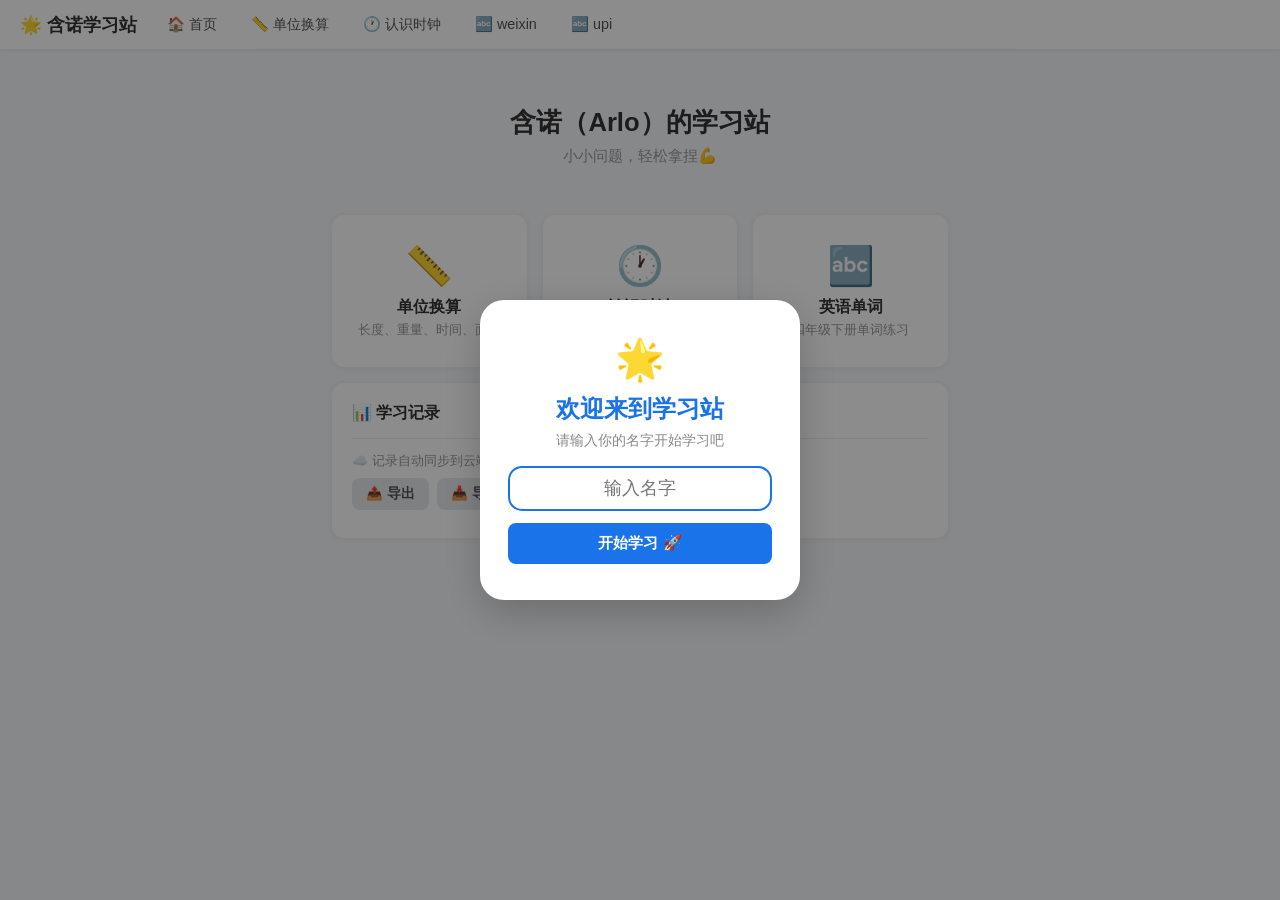
<file: index.html>
<!DOCTYPE html>
<html lang="zh-CN">
<head>
  <meta charset="UTF-8" />
  <meta name="viewport" content="width=device-width, initial-scale=1.0" />
  <title>含诺（Arlo）的学习站 🌟</title>
  <link rel="stylesheet" href="style.css" />
  <style>
    .hero { text-align: center; padding: 36px 16px 16px; }
    .hero h1 { font-size: 1.6rem; color: #333; margin-bottom: 6px; }
    .hero p { font-size: 0.95rem; color: #999; }
    .welcome-name { font-size: 1rem; color: #1a73e8; margin-top: 8px; }
    .switch-user { font-size: 0.78rem; color: #aaa; cursor: pointer; text-decoration: underline; margin-left: 6px; }
    .switch-user:hover { color: #1a73e8; }
    .history-table { width: 100%; border-collapse: collapse; font-size: 0.85rem; margin-top: 8px; }
    .history-table th { background: #1a73e8; color: #fff; padding: 7px; text-align: center; white-space: nowrap; }
    .history-table td { padding: 6px 8px; text-align: center; border-bottom: 1px solid #eee; white-space: nowrap; }
    .history-table tr:nth-child(even) td { background: #f8f9fa; }
    .no-data { text-align: center; color: #aaa; padding: 16px; font-size: 0.9rem; }
    /* 移动端：表格改为卡片 */
    @media (max-width: 500px) {
      .history-table, .history-table thead, .history-table tbody, .history-table tr, .history-table th, .history-table td {
        display: block; width: 100%;
      }
      .history-table thead { display: none; }
      .history-table tr {
        background: #f8f9fa; border-radius: 8px; margin-bottom: 8px; padding: 10px 12px;
        border: 1px solid #eee;
      }
      .history-table td {
        text-align: left; padding: 3px 0; border: none; white-space: normal;
      }
      .history-table td::before {
        content: attr(data-label);
        font-weight: 600; color: #888; margin-right: 8px; font-size: 0.8rem;
      }
    }
    .sync-section { margin-top: 14px; padding-top: 14px; border-top: 1px solid #eee; }
    .sync-btns { display: flex; gap: 8px; margin-bottom: 8px; flex-wrap: wrap; }
    .sync-btns .btn { font-size: 0.85rem; padding: 7px 14px; }
    #sync-area { display: none; margin-top: 8px; }
    #sync-area textarea {
      width: 100%; min-height: 60px; border-radius: 8px; border: 1.5px solid #ddd;
      padding: 8px; font-size: 0.8rem; font-family: monospace; resize: vertical; outline: none; word-break: break-all;
    }
    #sync-area textarea:focus { border-color: #1a73e8; }
    #sync-msg { margin-top: 6px; font-size: 0.85rem; font-weight: 600; text-align: center; }
    #sync-msg.ok { color: #1e7e34; }
    #sync-msg.err { color: #c5221f; }
  </style>
</head>
<body>
  <nav class="navbar">
    <span class="logo">🌟 含诺学习站</span>
    <a href="index.html">🏠 首页</a>
    <a href="units.html">📏 单位换算</a>
    <a href="clock.html">🕐 认识时钟</a>
 <a href="weixin.html">🔤 weixin</a>
        <a href="upi.html">🔤 upi</a>
  </nav>

  <div class="container">
    <div class="hero">
      <h1>含诺（Arlo）的学习站</h1>
      <p>小小问题，轻松拿捏💪</p>
      <div class="welcome-name" id="welcome-name"></div>
    </div>

    <div class="home-cards">
      <a href="units.html" class="home-card">
        <div class="icon">📏</div>
        <h2>单位换算</h2>
        <p>长度、重量、时间、面积</p>
      </a>
      <a href="clock.html" class="home-card">
        <div class="icon">🕐</div>
        <h2>认识时钟</h2>
        <p>看钟面读时间，拨指针</p>
      </a>
      <a href="english.html" class="home-card">
        <div class="icon">🔤</div>
        <h2>英语单词</h2>
        <p>四年级下册单词练习</p>
      </a>
    </div>

    <div class="card" style="margin-top:16px;">
      <h2 style="font-size:1rem;margin-bottom:10px;">📊 学习记录</h2>
      <div id="history-container"></div>

      <div class="sync-section">
        <p style="color:#999;font-size:0.8rem;margin-bottom:8px;">☁️ 记录自动同步到云端</p>
        <div id="cloud-status" style="font-size:0.8rem;color:#888;margin-bottom:8px;"></div>
        <div class="sync-btns">
          <button class="btn btn-secondary" onclick="doExport()">📤 导出</button>
          <button class="btn btn-secondary" onclick="showImport()">📥 导入</button>
        </div>
        <div id="sync-area">
          <textarea id="sync-data" placeholder="粘贴记录数据..."></textarea>
          <button class="btn btn-primary" onclick="doImport()" style="margin-top:6px;width:100%;font-size:0.85rem;">确认导入</button>
          <div id="sync-msg"></div>
        </div>
      </div>
    </div>
  </div>

  <script src="store.js"></script>
  <script src="cloud.js"></script>
  <script src="visitor.js"></script>
  <script src="auth.js"></script>
  <script>
    onSyncStatus(function(msg, ok) {
      const el = document.getElementById('cloud-status');
      el.textContent = (ok ? '☁️ ' : '⚠️ ') + msg;
      el.style.color = ok ? '#1e7e34' : '#c5221f';
    });

    initAuth(async function(name) {
      document.getElementById('welcome-name').innerHTML =
        '👋 ' + name + '<span class="switch-user" onclick="switchUser()">切换</span>';
      await cloudInit();
      renderHistory();
    });

    function switchUser() { localStorage.removeItem('arlo_username'); location.reload(); }

    function renderHistory() {
      const history = getUserHistory();
      const container = document.getElementById('history-container');
      if (history.length === 0) {
        container.innerHTML = '<div class="no-data">还没有记录，快去练习吧</div>';
        return;
      }
      let html = '<table class="history-table"><thead><tr>' +
        '<th>日期</th><th>📏 换算</th><th>📏 对/错</th><th>🕐 时钟</th><th>🕐 对/错</th><th>🔤 英语</th><th>🔤 对/错</th>' +
        '</tr></thead><tbody>';
      history.forEach(day => {
        const u = day.units || { score: 0, correct: 0, wrong: 0 };
        const c = day.clock || { score: 0, correct: 0, wrong: 0 };
        const e = day.english || { score: 0, correct: 0, wrong: 0 };
        html += `<tr>
          <td data-label="日期">${day.date}</td>
          <td data-label="📏 换算">${u.score}分</td>
          <td data-label="📏 对/错">${u.correct}对 ${u.wrong}错</td>
          <td data-label="🕐 时钟">${c.score}分</td>
          <td data-label="🕐 对/错">${c.correct}对 ${c.wrong}错</td>
          <td data-label="🔤 英语">${e.score}分</td>
          <td data-label="🔤 对/错">${e.correct}对 ${e.wrong}错</td>
        </tr>`;
      });
      html += '</tbody></table>';
      container.innerHTML = html;
    }

    function doExport() {
      const data = exportUserData();
      if (!data) { alert('没有可导出的记录'); return; }
      document.getElementById('sync-area').style.display = 'block';
      const ta = document.getElementById('sync-data');
      ta.value = data; ta.select();
      try { document.execCommand('copy'); } catch(e) {}
      document.getElementById('sync-msg').textContent = '已复制到剪贴板';
      document.getElementById('sync-msg').className = 'ok';
    }

    function showImport() {
      document.getElementById('sync-area').style.display = 'block';
      document.getElementById('sync-data').value = '';
      document.getElementById('sync-msg').textContent = '';
    }

    function doImport() {
      const val = document.getElementById('sync-data').value.trim();
      if (!val) { document.getElementById('sync-msg').textContent = '请先粘贴数据'; document.getElementById('sync-msg').className = 'err'; return; }
      const result = importUserData(val);
      document.getElementById('sync-msg').textContent = result.msg;
      document.getElementById('sync-msg').className = result.ok ? 'ok' : 'err';
      if (result.ok) { renderHistory(); syncSave(); }
    }
  </script>
</body>
</html>
</file>
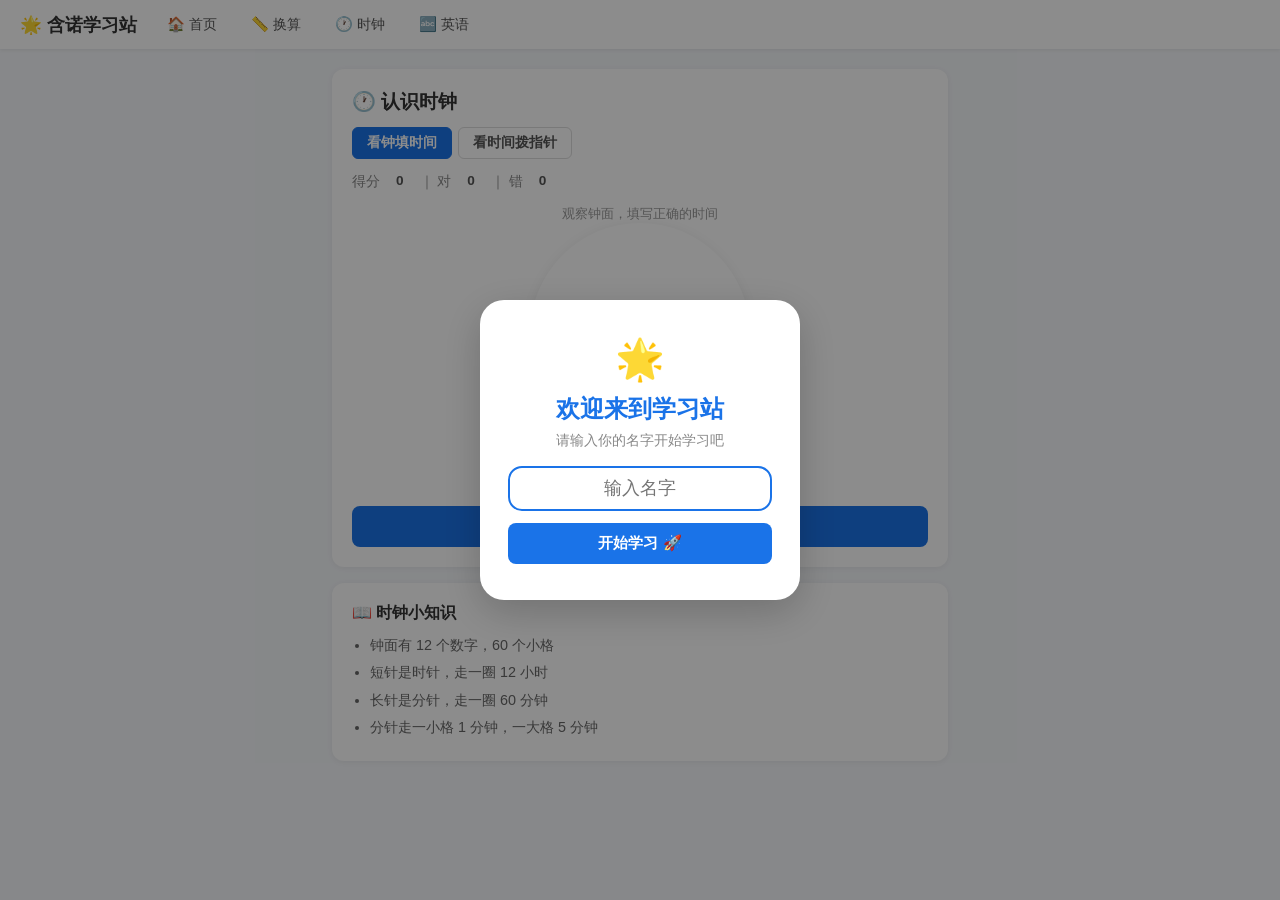
<file: clock.html>
<!DOCTYPE html>
<html lang="zh-CN">
<head>
  <meta charset="UTF-8" />
  <meta name="viewport" content="width=device-width, initial-scale=1.0" />
  <title>认识时钟 🕐</title>
  <link rel="stylesheet" href="style.css" />
  <style>
    .clock-wrap {
      display: flex;
      flex-direction: column;
      align-items: center;
      gap: 12px;
    }
    #clockCanvas {
      border-radius: 50%;
      box-shadow: 0 2px 12px rgba(0,0,0,0.08);
      width: min(220px, 70vw);
      height: min(220px, 70vw);
    }
    .time-display {
      font-size: 1.6rem;
      font-weight: 600;
      color: #333;
      letter-spacing: 3px;
      background: #f8f9fa;
      border-radius: 8px;
      padding: 6px 20px;
    }
    .answer-row {
      display: flex;
      align-items: center;
      justify-content: center;
      gap: 8px;
    }
    .answer-row input { width: 64px; text-align: center; font-size: 1.1rem; padding: 8px 6px; }
    .answer-row .lbl { font-size: 1rem; font-weight: 600; color: #555; }
    .slider-wrap { width: 100%; display: flex; flex-direction: column; gap: 8px; }
    .slider-row { display: flex; align-items: center; gap: 8px; }
    .slider-row label { width: 36px; font-weight: 600; font-size: 0.85rem; color: #555; }
    .slider-row input[type=range] { flex: 1; border: none; padding: 0; }
    .slider-row .slider-val { width: 28px; text-align: right; font-weight: 600; color: #555; font-size: 0.9rem; }
    .btn-row { width: 100%; }
    .btn-row .btn { width: 100%; }
    .mode-desc { font-size: 0.82rem; color: #999; text-align: center; }
    .knowledge-list { line-height: 1.9; padding-left: 18px; color: #666; font-size: 0.9rem; }
  </style>
</head>
<body>
  <nav class="navbar">
    <span class="logo">🌟 含诺学习站</span>
    <a href="index.html">🏠 首页</a>
    <a href="units.html">📏 换算</a>
    <a href="clock.html">🕐 时钟</a>
    <a href="english.html">🔤 英语</a>
  </nav>

  <div class="container">
    <div class="card">
      <h1 style="font-size:1.2rem;margin-bottom:12px;">🕐 认识时钟</h1>

      <div class="tabs">
        <button class="tab-btn active" onclick="switchMode('read',this)">看钟填时间</button>
        <button class="tab-btn" onclick="switchMode('set',this)">看时间拨指针</button>
      </div>

      <div class="score-inline">
        得分 <span id="score">0</span> ｜ 对 <span id="correct">0</span> ｜ 错 <span id="wrong">0</span>
      </div>

      <p class="mode-desc" id="mode-desc">观察钟面，填写正确的时间</p>

      <div class="clock-wrap">
        <canvas id="clockCanvas" width="240" height="240"></canvas>
        <div class="time-display" id="time-display" style="display:none;"></div>

        <div id="read-area">
          <div class="answer-row">
            <input type="number" id="inp-hour" min="1" max="12" placeholder="时" />
            <span class="lbl">时</span>
            <input type="number" id="inp-min" min="0" max="59" placeholder="分" />
            <span class="lbl">分</span>
          </div>
        </div>

        <div id="set-area" style="display:none;" class="slider-wrap">
          <div class="slider-row">
            <label>时针</label>
            <input type="range" id="slider-hour" min="0" max="11" value="0" step="1" oninput="onSliderChange()" />
            <span class="slider-val" id="lbl-hour">12</span>
          </div>
          <div class="slider-row">
            <label>分针</label>
            <input type="range" id="slider-min" min="0" max="59" value="0" step="1" oninput="onSliderChange()" />
            <span class="slider-val" id="lbl-min">00</span>
          </div>
        </div>

        <div class="btn-row">
          <button class="btn btn-primary" onclick="submitAndNext()">提交并下一题 →</button>
        </div>
        <div class="result-box" id="result"></div>
      </div>
    </div>

    <div class="card">
      <h2 style="font-size:1rem;margin-bottom:8px;">📖 时钟小知识</h2>
      <ul class="knowledge-list">
        <li>钟面有 12 个数字，60 个小格</li>
        <li>短针是时针，走一圈 12 小时</li>
        <li>长针是分针，走一圈 60 分钟</li>
        <li>分针走一小格 1 分钟，一大格 5 分钟</li>
      </ul>
    </div>
  </div>

  <script src="store.js"></script>
  <script src="cloud.js"></script>
  <script src="visitor.js"></script>
  <script src="auth.js"></script>
  <script>
    const canvas = document.getElementById('clockCanvas');
    const ctx = canvas.getContext('2d');
    let mode = 'read';
    let questionHour = 0, questionMin = 0;
    let userHour = 0, userMin = 0;
    let scoreVal = 0, correctVal = 0, wrongVal = 0;

    function initFromStore() {
      const rec = getTodayRecord('clock');
      scoreVal = rec.score; correctVal = rec.correct; wrongVal = rec.wrong;
      updateScore();
    }
    function saveToStore() {
      saveTodayRecord('clock', { score: scoreVal, correct: correctVal, wrong: wrongVal });
    }

    initAuth(async function() { await cloudInit(); initFromStore(); newQuestion(); });

    function drawClock(h, m) {
      const size = canvas.width;
      const cx = size / 2, cy = size / 2, r = size / 2 - 6;
      ctx.clearRect(0, 0, size, size);

      // 表盘
      ctx.beginPath(); ctx.arc(cx, cy, r, 0, 2 * Math.PI);
      ctx.fillStyle = '#f8f9fa'; ctx.fill();
      ctx.strokeStyle = '#ddd'; ctx.lineWidth = 2; ctx.stroke();

      // 刻度
      for (let i = 0; i < 60; i++) {
        const angle = (i / 60) * 2 * Math.PI - Math.PI / 2;
        const isBig = i % 5 === 0;
        const inner = isBig ? r - 12 : r - 6;
        ctx.beginPath();
        ctx.moveTo(cx + inner * Math.cos(angle), cy + inner * Math.sin(angle));
        ctx.lineTo(cx + (r - 2) * Math.cos(angle), cy + (r - 2) * Math.sin(angle));
        ctx.strokeStyle = isBig ? '#555' : '#ccc';
        ctx.lineWidth = isBig ? 2 : 1;
        ctx.stroke();
      }

      // 数字
      ctx.fillStyle = '#333';
      ctx.font = `600 ${size * 0.07}px -apple-system, sans-serif`;
      ctx.textAlign = 'center'; ctx.textBaseline = 'middle';
      for (let i = 1; i <= 12; i++) {
        const angle = (i / 12) * 2 * Math.PI - Math.PI / 2;
        ctx.fillText(i, cx + (r - 24) * Math.cos(angle), cy + (r - 24) * Math.sin(angle));
      }

      // 时针
      const hAngle = ((h % 12) + m / 60) / 12 * 2 * Math.PI - Math.PI / 2;
      drawHand(cx, cy, hAngle, r * 0.48, 5, '#333');
      // 分针
      const mAngle = (m / 60) * 2 * Math.PI - Math.PI / 2;
      drawHand(cx, cy, mAngle, r * 0.7, 3, '#1a73e8');

      // 中心
      ctx.beginPath(); ctx.arc(cx, cy, 4, 0, 2 * Math.PI);
      ctx.fillStyle = '#333'; ctx.fill();
    }

    function drawHand(cx, cy, angle, length, width, color) {
      ctx.beginPath(); ctx.moveTo(cx, cy);
      ctx.lineTo(cx + length * Math.cos(angle), cy + length * Math.sin(angle));
      ctx.strokeStyle = color; ctx.lineWidth = width; ctx.lineCap = 'round'; ctx.stroke();
    }

    function switchMode(m, btn) {
      mode = m;
      document.querySelectorAll('.tab-btn').forEach(b => b.classList.remove('active'));
      btn.classList.add('active');
      document.getElementById('read-area').style.display = m === 'read' ? 'block' : 'none';
      document.getElementById('set-area').style.display = m === 'set' ? 'block' : 'none';
      document.getElementById('time-display').style.display = m === 'set' ? 'block' : 'none';
      document.getElementById('mode-desc').textContent =
        m === 'read' ? '观察钟面，填写正确的时间' : '根据时间，拨动滑块到正确位置';
      hideResult(); newQuestion();
    }

    function newQuestion() {
      questionHour = Math.floor(Math.random() * 12) + 1;
      questionMin = Math.floor(Math.random() * 12) * 5;
      if (mode === 'read') {
        drawClock(questionHour, questionMin);
        document.getElementById('inp-hour').value = '';
        document.getElementById('inp-min').value = '';
        document.getElementById('inp-hour').focus();
      } else {
        document.getElementById('time-display').textContent =
          questionHour.toString().padStart(2, '0') + ' : ' + questionMin.toString().padStart(2, '0');
        document.getElementById('slider-hour').value = 0;
        document.getElementById('slider-min').value = 0;
        userHour = 0; userMin = 0;
        updateSliderLabels(); drawClock(0, 0);
      }
      hideResult();
    }

    function onSliderChange() {
      userHour = parseInt(document.getElementById('slider-hour').value);
      userMin = parseInt(document.getElementById('slider-min').value);
      updateSliderLabels(); drawClock(userHour, userMin);
    }

    function updateSliderLabels() {
      const h = parseInt(document.getElementById('slider-hour').value);
      document.getElementById('lbl-hour').textContent = h === 0 ? '12' : h;
      document.getElementById('lbl-min').textContent = document.getElementById('slider-min').value.toString().padStart(2, '0');
    }

    function submitAndNext() {
      let isCorrect = false;
      if (mode === 'read') {
        const h = parseInt(document.getElementById('inp-hour').value);
        const m = parseInt(document.getElementById('inp-min').value);
        if (isNaN(h) || isNaN(m)) { showResult('请填写时和分', 'info'); return; }
        isCorrect = (h === questionHour && m === questionMin);
      } else {
        isCorrect = (userHour % 12 === questionHour % 12 && userMin === questionMin);
      }

      if (isCorrect) {
        correctVal++; scoreVal += 10;
        showResult(`✅ 正确！${questionHour} 时 ${questionMin} 分`, 'correct');
      } else {
        wrongVal++;
        showResult(`❌ 正确答案是 ${questionHour} 时 ${questionMin} 分`, 'wrong');
      }
      updateScore(); saveToStore();
      setTimeout(() => { hideResult(); newQuestion(); }, 1500);
    }

    function showResult(msg, type) {
      const el = document.getElementById('result');
      el.textContent = msg; el.className = 'result-box ' + type;
    }
    function hideResult() { document.getElementById('result').className = 'result-box'; }
    function updateScore() {
      document.getElementById('score').textContent = scoreVal;
      document.getElementById('correct').textContent = correctVal;
      document.getElementById('wrong').textContent = wrongVal;
    }

    document.addEventListener('keydown', e => { if (e.key === 'Enter') submitAndNext(); });
  </script>
</body>
</html>
</file>
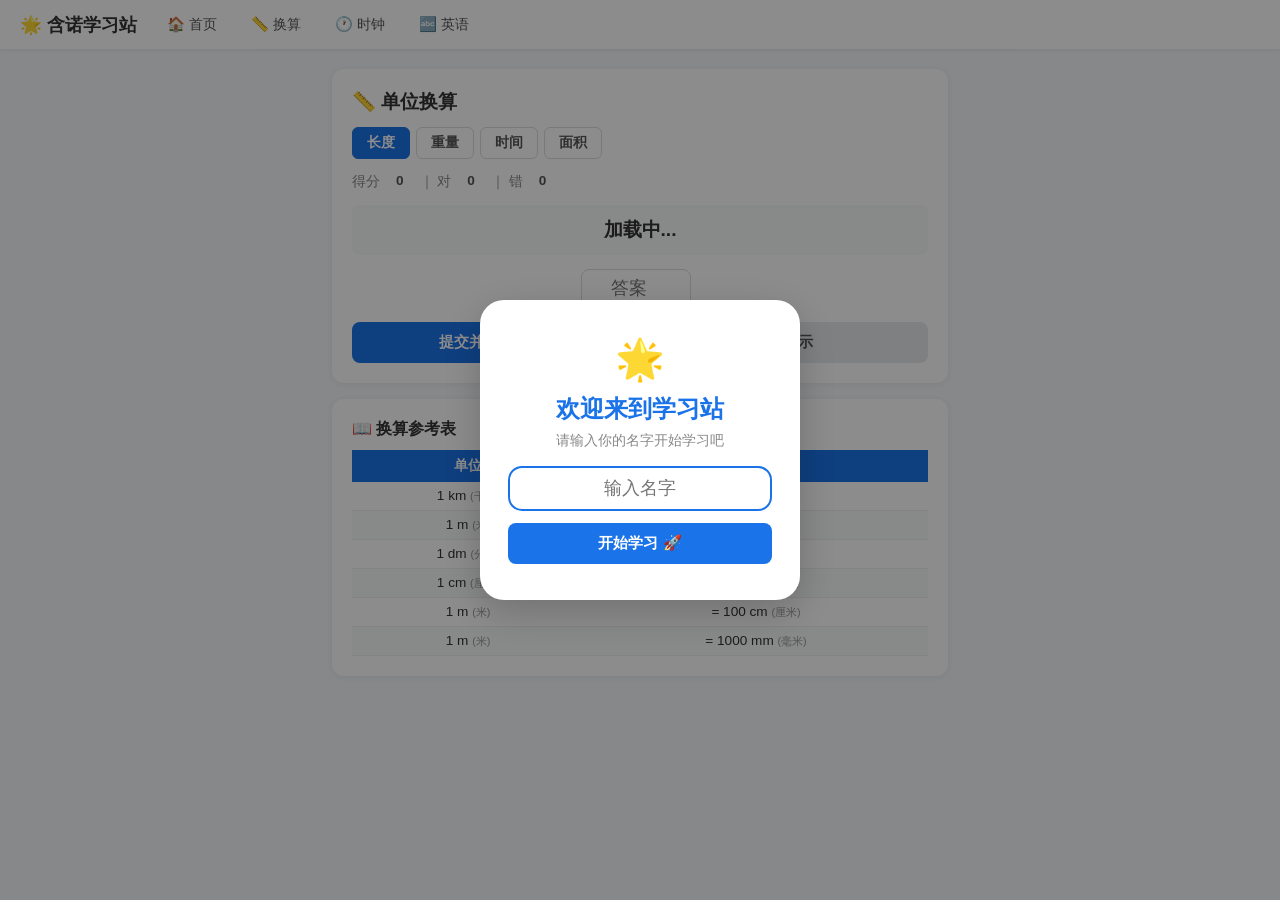
<file: units.html>
<!DOCTYPE html>
<html lang="zh-CN">
<head>
  <meta charset="UTF-8" />
  <meta name="viewport" content="width=device-width, initial-scale=1.0" />
  <title>单位换算 📏</title>
  <link rel="stylesheet" href="style.css" />
  <style>
    .answer-row {
      display: flex;
      align-items: center;
      justify-content: center;
      gap: 8px;
      margin-bottom: 14px;
    }
    .answer-row input {
      width: 110px;
      text-align: center;
      font-size: 1.1rem;
      padding: 8px 10px;
    }
    .unit-text {
      font-size: 1rem;
      font-weight: 600;
      color: #555;
    }
    .btn-row {
      display: flex;
      gap: 8px;
    }
    .btn-row .btn { flex: 1; text-align: center; }
    .reference-table {
      width: 100%;
      border-collapse: collapse;
      font-size: 0.85rem;
    }
    .reference-table th {
      background: #1a73e8;
      color: #fff;
      padding: 7px;
      text-align: center;
    }
    .reference-table td {
      padding: 6px 8px;
      text-align: center;
      border-bottom: 1px solid #eee;
    }
    .reference-table tr:nth-child(even) td { background: #f8f9fa; }
    .cn-unit { color: #999; font-size: 0.8em; }
  </style>
</head>
<body>
  <nav class="navbar">
    <span class="logo">🌟 含诺学习站</span>
    <a href="index.html">🏠 首页</a>
    <a href="units.html">📏 换算</a>
    <a href="clock.html">🕐 时钟</a>
    <a href="english.html">🔤 英语</a>
  </nav>

  <div class="container">
    <div class="card">
      <h1 style="font-size:1.2rem;margin-bottom:12px;">📏 单位换算</h1>

      <div class="tabs">
        <button class="tab-btn active" onclick="switchCategory('length',this)">长度</button>
        <button class="tab-btn" onclick="switchCategory('weight',this)">重量</button>
        <button class="tab-btn" onclick="switchCategory('time',this)">时间</button>
        <button class="tab-btn" onclick="switchCategory('area',this)">面积</button>
      </div>

      <div class="score-inline">
        得分 <span id="score">0</span> ｜ 对 <span id="correct">0</span> ｜ 错 <span id="wrong">0</span>
      </div>

      <div class="question-area" id="question">加载中...</div>

      <div class="answer-row">
        <input type="number" id="answer" placeholder="答案" step="any" />
        <span class="unit-text" id="target-unit"></span>
      </div>

      <div class="btn-row">
        <button class="btn btn-primary" onclick="submitAndNext()">提交并下一题 →</button>
        <button class="btn btn-secondary" onclick="showHint()">💡 提示</button>
      </div>

      <div class="result-box" id="result"></div>
    </div>

    <div class="card">
      <h2 style="font-size:1rem;margin-bottom:10px;">📖 换算参考表</h2>
      <div id="ref-table-container"></div>
    </div>
  </div>

  <script src="store.js"></script>
  <script src="cloud.js"></script>
  <script src="visitor.js"></script>
  <script src="auth.js"></script>
  <script>
    const unitCN = {
      'km':'千米','m':'米','dm':'分米','cm':'厘米','mm':'毫米',
      't':'吨','kg':'千克','g':'克',
      '时':'小时','分':'分钟','秒':'秒',
      'km²':'平方千米','m²':'平方米','dm²':'平方分米','cm²':'平方厘米'
    };

    const categories = {
      length: {
        units: ['km','m','dm','cm','mm'],
        toBase: {km:1e6,m:1e3,dm:100,cm:10,mm:1},
        ref: [['1 km','千米','= 1000 m','米'],['1 m','米','= 10 dm','分米'],
              ['1 dm','分米','= 10 cm','厘米'],['1 cm','厘米','= 10 mm','毫米'],
              ['1 m','米','= 100 cm','厘米'],['1 m','米','= 1000 mm','毫米']]
      },
      weight: {
        units: ['t','kg','g'],
        toBase: {t:1e6,kg:1e3,g:1},
        ref: [['1 t','吨','= 1000 kg','千克'],['1 kg','千克','= 1000 g','克'],
              ['1 t','吨','= 1000000 g','克']]
      },
      time: {
        units: ['时','分','秒'],
        toBase: {'时':3600,'分':60,'秒':1},
        ref: [['1 时','小时','= 60 分','分钟'],['1 分','分钟','= 60 秒','秒'],
              ['1 时','小时','= 3600 秒','秒']]
      },
      area: {
        units: ['km²','m²','dm²','cm²'],
        toBase: {'km²':1e12,'m²':1e4,'dm²':100,'cm²':1},
        ref: [['1 km²','平方千米','= 1000000 m²','平方米'],['1 m²','平方米','= 100 dm²','平方分米'],
              ['1 dm²','平方分米','= 100 cm²','平方厘米'],['1 m²','平方米','= 10000 cm²','平方厘米']]
      }
    };

    let currentCategory = 'length';
    let currentQuestion = null;
    let scoreVal = 0, correctVal = 0, wrongVal = 0;

    function initFromStore() {
      const rec = getTodayRecord('units');
      scoreVal = rec.score; correctVal = rec.correct; wrongVal = rec.wrong;
      updateScore();
    }

    function saveToStore() {
      saveTodayRecord('units', { score: scoreVal, correct: correctVal, wrong: wrongVal });
    }

    initAuth(async function() { await cloudInit(); initFromStore(); newQuestion(); });

    function switchCategory(cat, btn) {
      currentCategory = cat;
      document.querySelectorAll('.tab-btn').forEach(b => b.classList.remove('active'));
      btn.classList.add('active');
      document.getElementById('answer').value = '';
      hideResult();
      renderRefTable();
      newQuestion();
    }

    function renderRefTable() {
      const cat = categories[currentCategory];
      let html = '<table class="reference-table"><thead><tr><th>单位</th><th>换算关系</th></tr></thead><tbody>';
      cat.ref.forEach(r => {
        html += `<tr><td>${r[0]} <span class="cn-unit">(${r[1]})</span></td><td>${r[2]} <span class="cn-unit">(${r[3]})</span></td></tr>`;
      });
      html += '</tbody></table>';
      document.getElementById('ref-table-container').innerHTML = html;
    }

    function newQuestion() {
      const cat = categories[currentCategory];
      const units = cat.units;
      let fromIdx = Math.floor(Math.random() * units.length);
      let toIdx;
      do { toIdx = Math.floor(Math.random() * units.length); } while (toIdx === fromIdx);
      const fromUnit = units[fromIdx], toUnit = units[toIdx];
      const { fromVal, toVal } = generateNiceValue(cat, fromUnit, toUnit);
      currentQuestion = { fromVal, fromUnit, toUnit, answer: toVal };
      document.getElementById('question').innerHTML =
        `<span style="color:#1a73e8;">${fromVal}</span> ${fromUnit}<small style="color:#999;">(${unitCN[fromUnit]||''})</small> = ？ ${toUnit}<small style="color:#999;">(${unitCN[toUnit]||''})</small>`;
      document.getElementById('target-unit').textContent = toUnit;
      document.getElementById('answer').value = '';
      document.getElementById('answer').focus();
    }

    function generateNiceValue(cat, fromUnit, toUnit) {
      const ratio = cat.toBase[fromUnit] / cat.toBase[toUnit];
      let nums;
      if (ratio >= 1000) nums = [1,2,3,5,10];
      else if (ratio >= 100) nums = [1,2,3,5,10,20];
      else if (ratio >= 10) nums = [1,2,3,5,10,20,50];
      else if (ratio >= 1) nums = [10,20,30,50,100,150,200];
      else nums = [10,20,50,100,200,500,1000];
      const fromVal = nums[Math.floor(Math.random() * nums.length)];
      return { fromVal, toVal: fromVal * ratio };
    }

    function submitAndNext() {
      if (!currentQuestion) { newQuestion(); return; }
      const userVal = parseFloat(document.getElementById('answer').value);
      if (isNaN(userVal)) { showResult('请输入答案', 'info'); return; }
      if (Math.abs(userVal - currentQuestion.answer) < 1e-9) {
        correctVal++; scoreVal += 10;
        showResult(`✅ 正确！${currentQuestion.fromVal} ${currentQuestion.fromUnit} = ${currentQuestion.answer} ${currentQuestion.toUnit}`, 'correct');
      } else {
        wrongVal++;
        showResult(`❌ 正确答案是 ${currentQuestion.answer} ${currentQuestion.toUnit}`, 'wrong');
      }
      updateScore(); saveToStore();
      currentQuestion = null;
      setTimeout(() => { hideResult(); newQuestion(); }, 1500);
    }

    function showHint() {
      if (!currentQuestion) return;
      const ratio = categories[currentCategory].toBase[currentQuestion.fromUnit] / categories[currentCategory].toBase[currentQuestion.toUnit];
      const hint = ratio > 1
        ? `💡 1 ${currentQuestion.fromUnit} = ${ratio} ${currentQuestion.toUnit}`
        : `💡 1 ${currentQuestion.toUnit} = ${1/ratio} ${currentQuestion.fromUnit}`;
      showResult(hint, 'info');
    }

    function showResult(msg, type) {
      const el = document.getElementById('result');
      el.textContent = msg; el.className = 'result-box ' + type;
    }
    function hideResult() { document.getElementById('result').className = 'result-box'; }
    function updateScore() {
      document.getElementById('score').textContent = scoreVal;
      document.getElementById('correct').textContent = correctVal;
      document.getElementById('wrong').textContent = wrongVal;
    }

    document.addEventListener('keydown', e => { if (e.key === 'Enter') submitAndNext(); });
    renderRefTable();
  </script>
</body>
</html>
</file>
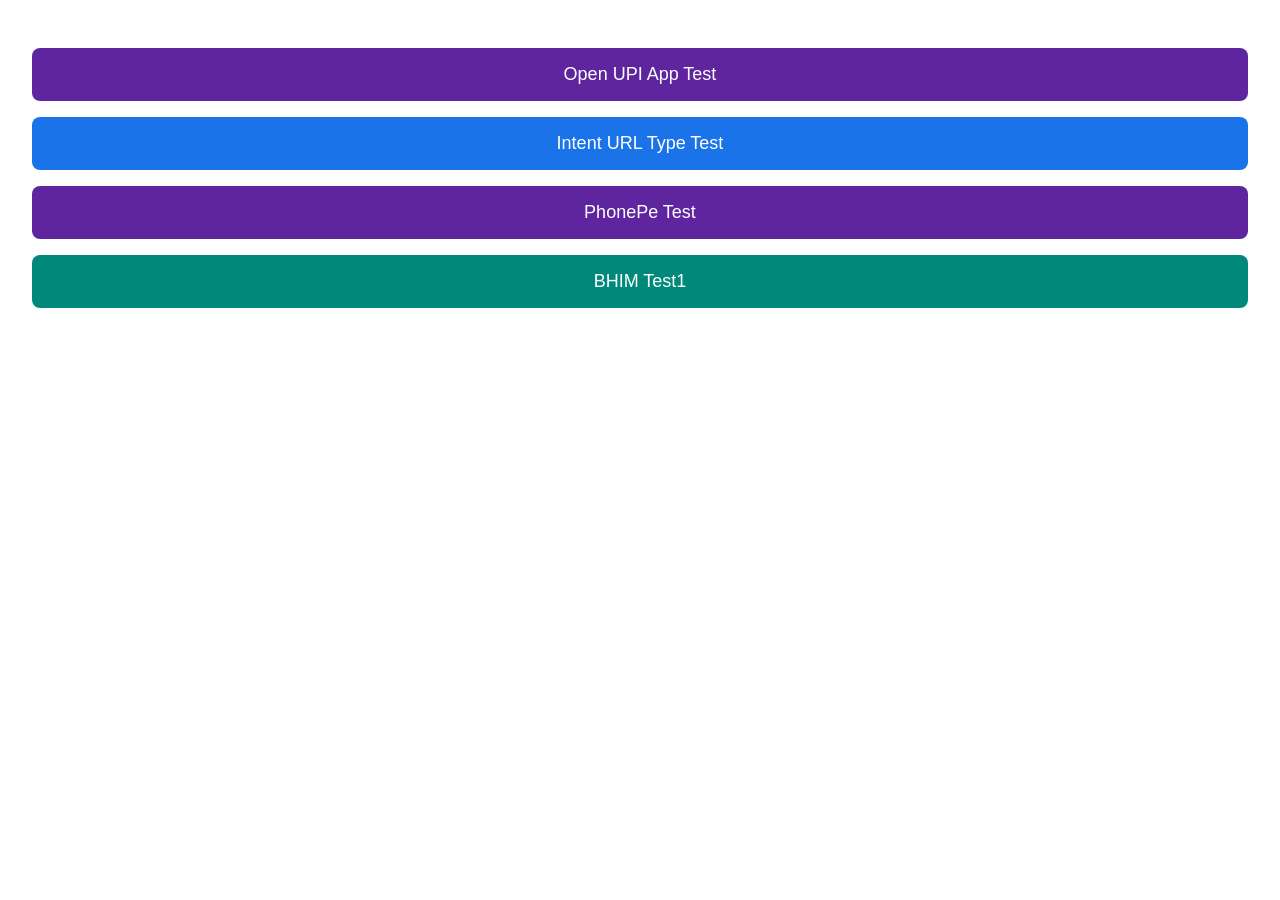
<file: upi.html>
<!DOCTYPE html>
<html>
<head><meta charset="UTF-8"><meta name="viewport" content="width=device-width,initial-scale=1.0"><title>UPI Test</title></head>
<body style="padding:24px;text-align:center;font-family:sans-serif">
<a href="upi://pay?am=5.40&cu=INR&mc=5817&mode=04&pa=macrovideosmart775608.rzp@rxaxis&pn=MACROVIDEOSMARTTECHNOLOGIESLIMITED&tr=TOPJn3bpW7uddN" style="display:block;padding:16px;background:#5f259f;color:white;border-radius:8px;text-decoration:none;margin:16px 0;font-size:18px">Open UPI App Test</a>
<a href="intent://pay?am=5.40&cu=INR&mc=5817&mode=04&pa=macrovideosmart775608.rzp@rxaxis&pn=MACROVIDEOSMARTTECHNOLOGIESLIMITED&tr=TOPJn3bpW7uddN#Intent;scheme=upi;end" style="display:block;padding:16px;background:#1a73e8;color:white;border-radius:8px;text-decoration:none;margin:16px 0;font-size:18px">Intent URL Type Test</a>
<a href="phonepe://pay?pa=macrovideosmart775608.rzp@rxaxis&pn=MACROVIDEOSMARTTECHNOLOGIESLIMITED&am=5.40&cu=INR&tr=TOPJn3bpW7uddN&mc=5817" style="display:block;padding:16px;background:#5f259f;color:white;border-radius:8px;text-decoration:none;margin:16px 0;font-size:18px">PhonePe Test</a>
<a href="bhim://pay?pa=macrovideosmart775608.rzp@rxaxis&pn=MACROVIDEOSMARTTECHNOLOGIESLIMITED&am=5.40&cu=INR&tr=TOPJn3bpW7uddN&mc=5817" style="display:block;padding:16px;background:#00897B;color:white;border-radius:8px;text-decoration:none;margin:16px 0;font-size:18px">BHIM Test1</a>
</body>
</html>
</file>
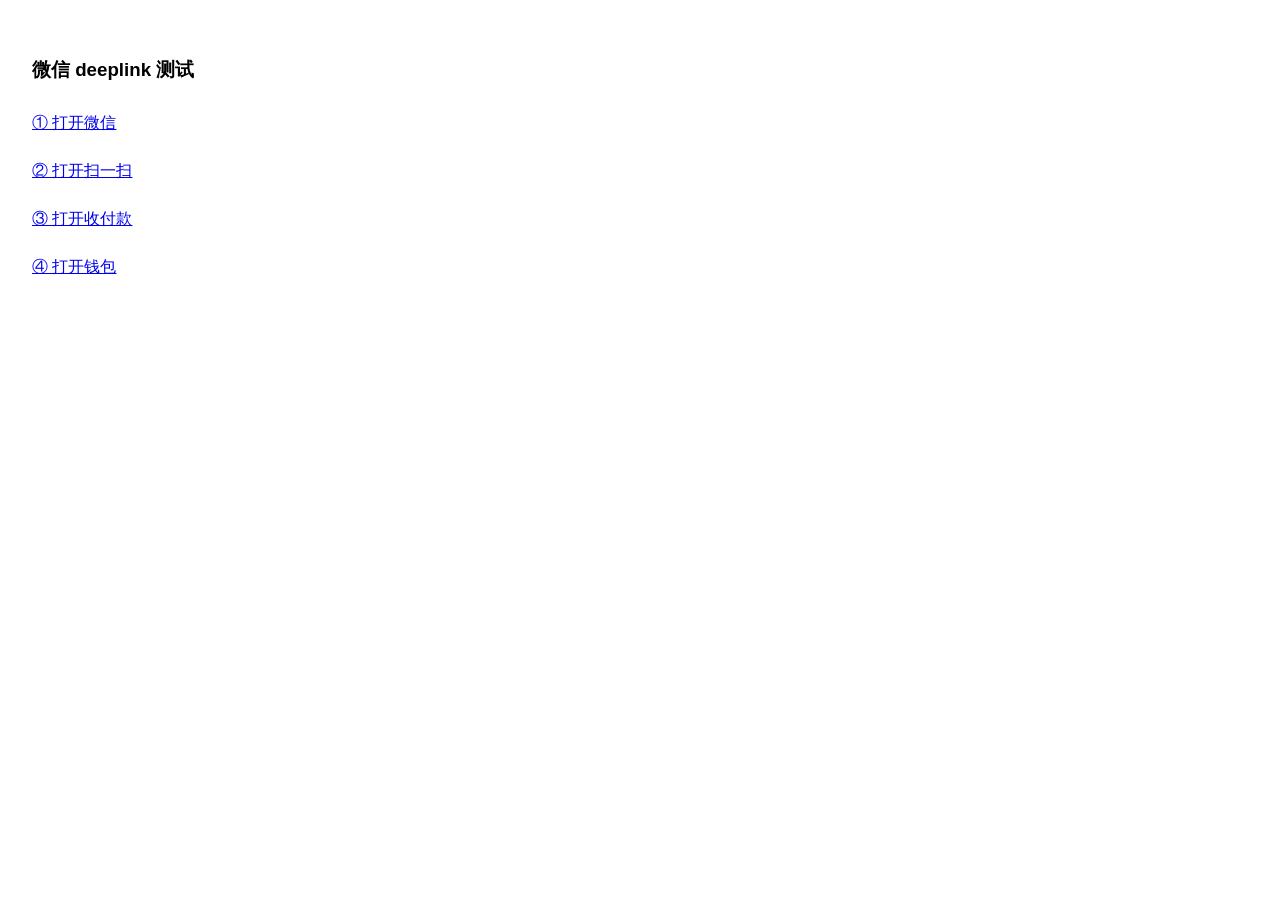
<file: weixin.html>
<!DOCTYPE html>
<html lang="zh">
<head>
  <meta charset="utf-8">
  <meta name="viewport" content="width=device-width, initial-scale=1">
  <title>微信 deeplink 测试</title>
</head>
<body style="font-family:sans-serif;padding:24px;line-height:2">
  <h3>微信 deeplink 测试</h3>
  <p><a href="weixin://">① 打开微信</a></p>
  <p><a href="weixin://scanqrcode">② 打开扫一扫</a></p>
  <p><a href="weixin://dl/offlinepay">③ 打开收付款</a></p>
  <p><a href="weixin://dl/wallet">④ 打开钱包</a></p>
</body>
</html>
</file>
<file: style.css>
* {
  box-sizing: border-box;
  margin: 0;
  padding: 0;
}

body {
  font-family: -apple-system, 'Segoe UI', sans-serif;
  background: #f5f7fa;
  min-height: 100vh;
  color: #333;
}

h1, h2, h3 { font-weight: 600; }

/* 顶部导航 */
.navbar {
  background: #fff;
  padding: 10px 20px;
  display: flex;
  align-items: center;
  gap: 10px;
  box-shadow: 0 1px 4px rgba(0,0,0,0.08);
  flex-wrap: wrap;
}

.navbar .logo {
  font-size: 1.1rem;
  font-weight: 600;
  color: #333;
  margin-right: 8px;
}

.navbar a {
  text-decoration: none;
  color: #555;
  font-size: 0.9rem;
  padding: 5px 12px;
  border-radius: 6px;
  transition: background 0.2s;
  white-space: nowrap;
}

.navbar a:hover {
  background: #f0f0f0;
  color: #1a73e8;
}

/* 主容器 */
.container {
  max-width: 640px;
  margin: 20px auto;
  padding: 0 12px;
}

/* 卡片 */
.card {
  background: #fff;
  border-radius: 12px;
  padding: 20px;
  margin-bottom: 16px;
  box-shadow: 0 1px 6px rgba(0,0,0,0.06);
}

/* 按钮 */
.btn {
  display: inline-block;
  padding: 10px 20px;
  border-radius: 8px;
  border: none;
  cursor: pointer;
  font-size: 0.95rem;
  font-family: inherit;
  font-weight: 600;
  transition: opacity 0.15s;
  touch-action: manipulation;
}

.btn:active { opacity: 0.8; }

.btn-primary {
  background: #1a73e8;
  color: #fff;
}

.btn-success {
  background: #34a853;
  color: #fff;
}

.btn-secondary {
  background: #e8eaed;
  color: #555;
}

/* 输入框 */
input[type="number"], input[type="text"], select {
  padding: 8px 12px;
  border-radius: 8px;
  border: 1.5px solid #ddd;
  font-size: 1rem;
  font-family: inherit;
  outline: none;
  transition: border-color 0.2s;
}

input:focus, select:focus {
  border-color: #1a73e8;
}

/* 结果提示 */
.result-box {
  margin-top: 12px;
  padding: 10px 16px;
  border-radius: 8px;
  font-size: 0.95rem;
  font-weight: 500;
  text-align: center;
  display: none;
}

.result-box.correct {
  background: #e6f4ea;
  color: #1e7e34;
  display: block;
}

.result-box.wrong {
  background: #fce8e6;
  color: #c5221f;
  display: block;
}

.result-box.info {
  background: #e8f0fe;
  color: #1a73e8;
  display: block;
}

/* 得分行 - 简约版 */
.score-inline {
  display: flex;
  gap: 16px;
  font-size: 0.85rem;
  color: #888;
  margin-bottom: 14px;
}

.score-inline span {
  font-weight: 600;
  color: #555;
}

/* 首页卡片入口 */
.home-cards {
  display: flex;
  gap: 16px;
  flex-wrap: wrap;
  justify-content: center;
  margin-top: 24px;
}

.home-card {
  background: #fff;
  border-radius: 12px;
  padding: 28px 20px;
  text-align: center;
  text-decoration: none;
  color: #333;
  box-shadow: 0 1px 6px rgba(0,0,0,0.06);
  transition: transform 0.15s, box-shadow 0.15s;
  flex: 1 1 140px;
  max-width: 200px;
  min-width: 130px;
}

.home-card:hover {
  transform: translateY(-3px);
  box-shadow: 0 4px 16px rgba(0,0,0,0.1);
}

.home-card .icon {
  font-size: 2.4rem;
  margin-bottom: 8px;
}

.home-card h2 {
  font-size: 1rem;
  color: #333;
  margin-bottom: 4px;
}

.home-card p {
  font-size: 0.8rem;
  color: #999;
}

/* 题目区域 */
.question-area {
  font-size: 1.2rem;
  font-weight: 600;
  color: #333;
  margin-bottom: 14px;
  padding: 12px;
  background: #f8f9fa;
  border-radius: 8px;
  text-align: center;
}

/* 标签页 */
.tabs {
  display: flex;
  gap: 6px;
  margin-bottom: 14px;
  flex-wrap: wrap;
}

.tab-btn {
  padding: 6px 14px;
  border-radius: 6px;
  border: 1.5px solid #ddd;
  background: #fff;
  color: #555;
  font-family: inherit;
  font-size: 0.85rem;
  cursor: pointer;
  font-weight: 600;
  transition: all 0.15s;
  touch-action: manipulation;
}

.tab-btn.active, .tab-btn:hover {
  background: #1a73e8;
  color: #fff;
  border-color: #1a73e8;
}

/* 移动端适配 */
@media (max-width: 600px) {
  .navbar { padding: 8px 12px; gap: 6px; }
  .navbar .logo { font-size: 1rem; width: 100%; }
  .navbar a { font-size: 0.82rem; padding: 4px 8px; }
  .container { margin: 12px auto; padding: 0 8px; }
  .card { padding: 16px 14px; }
  .question-area { font-size: 1.05rem; padding: 10px; }
  .btn { padding: 10px 16px; font-size: 0.9rem; }
  .home-card { padding: 20px 14px; }
  .tab-btn { font-size: 0.8rem; padding: 5px 10px; }
}
</file>
